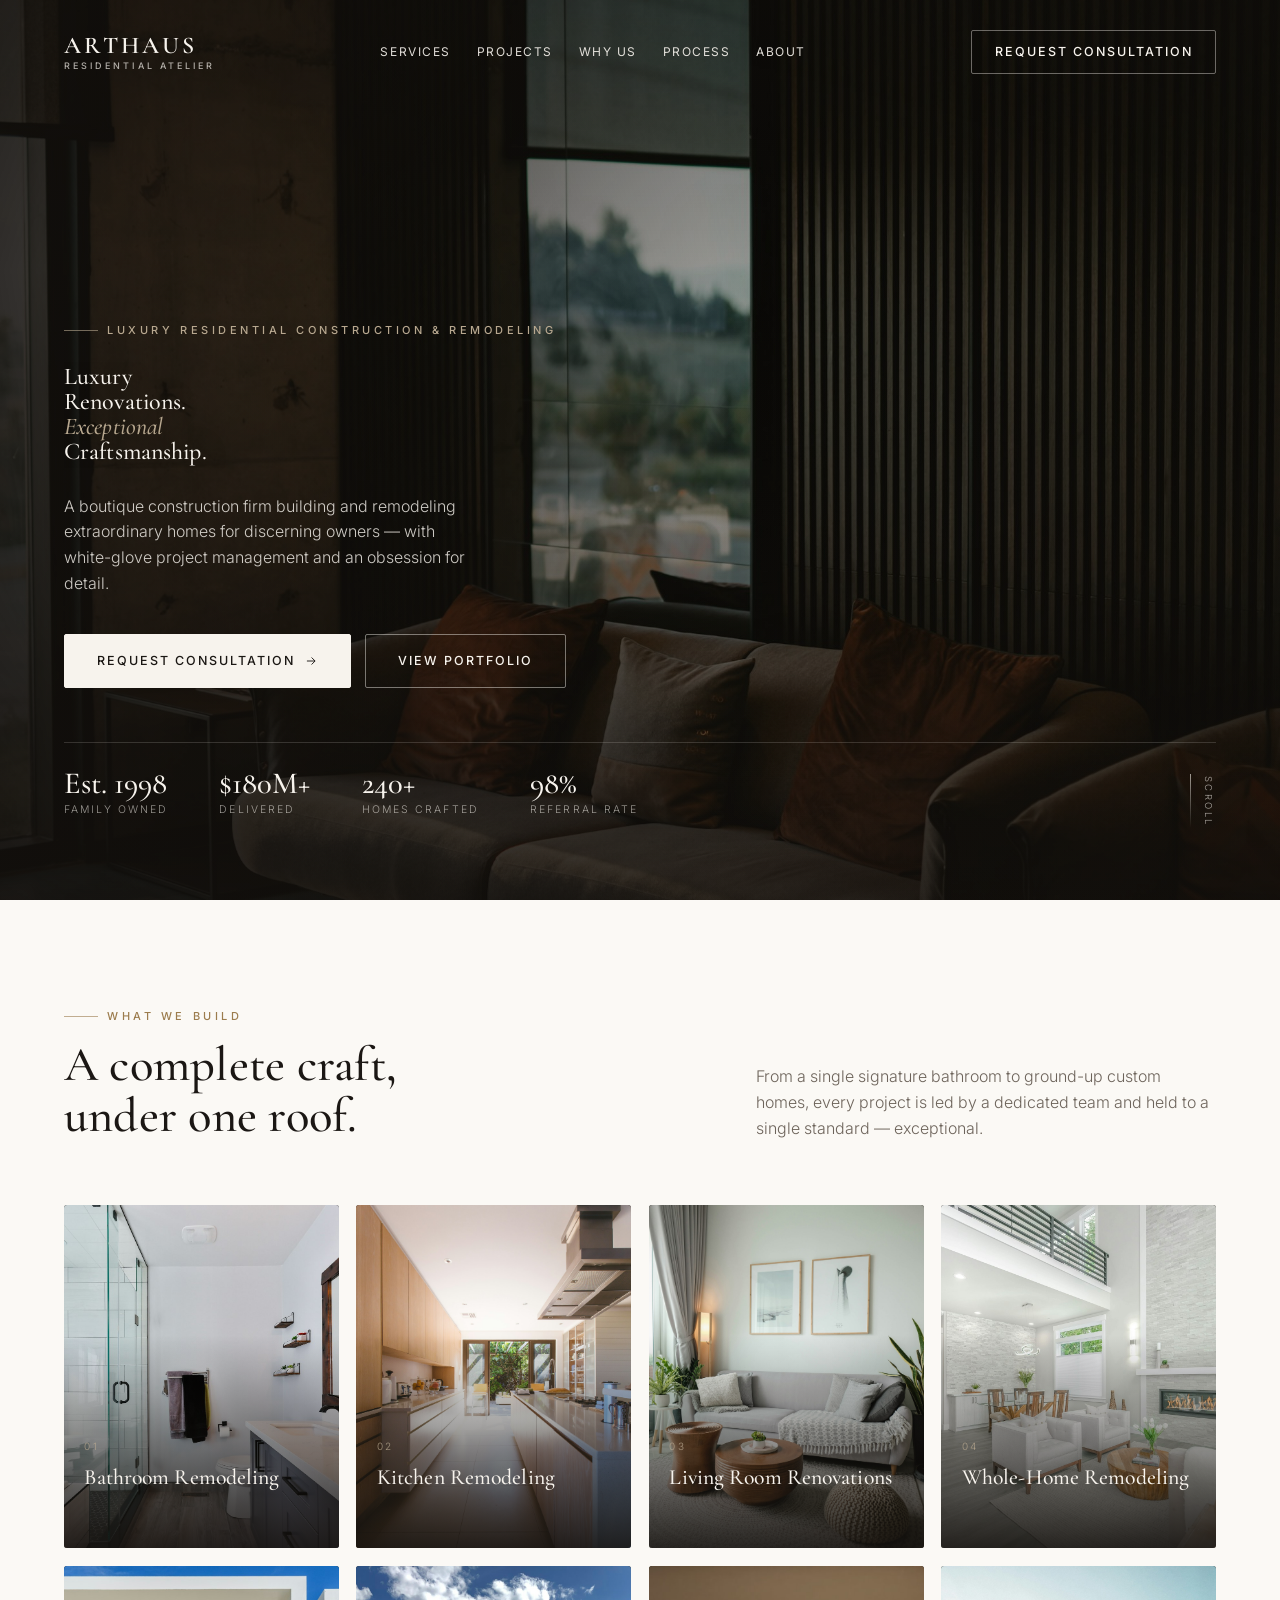
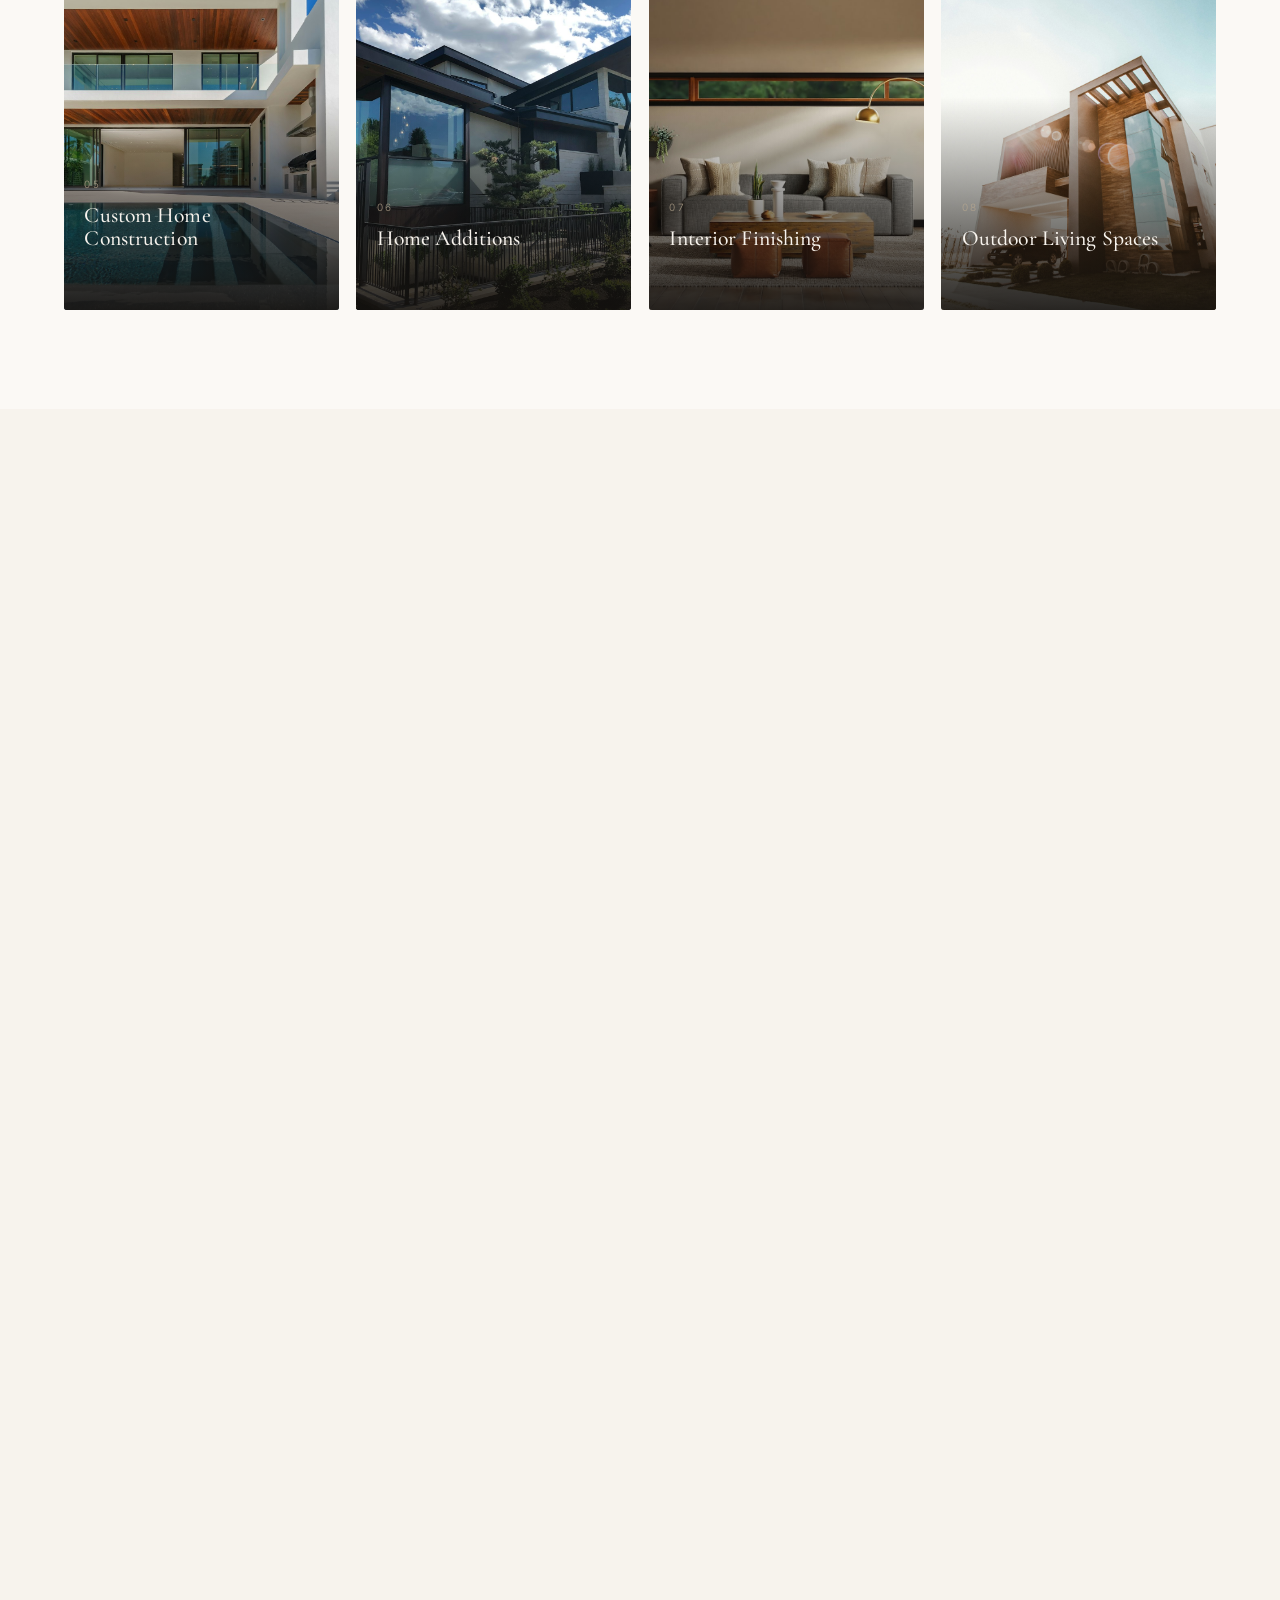
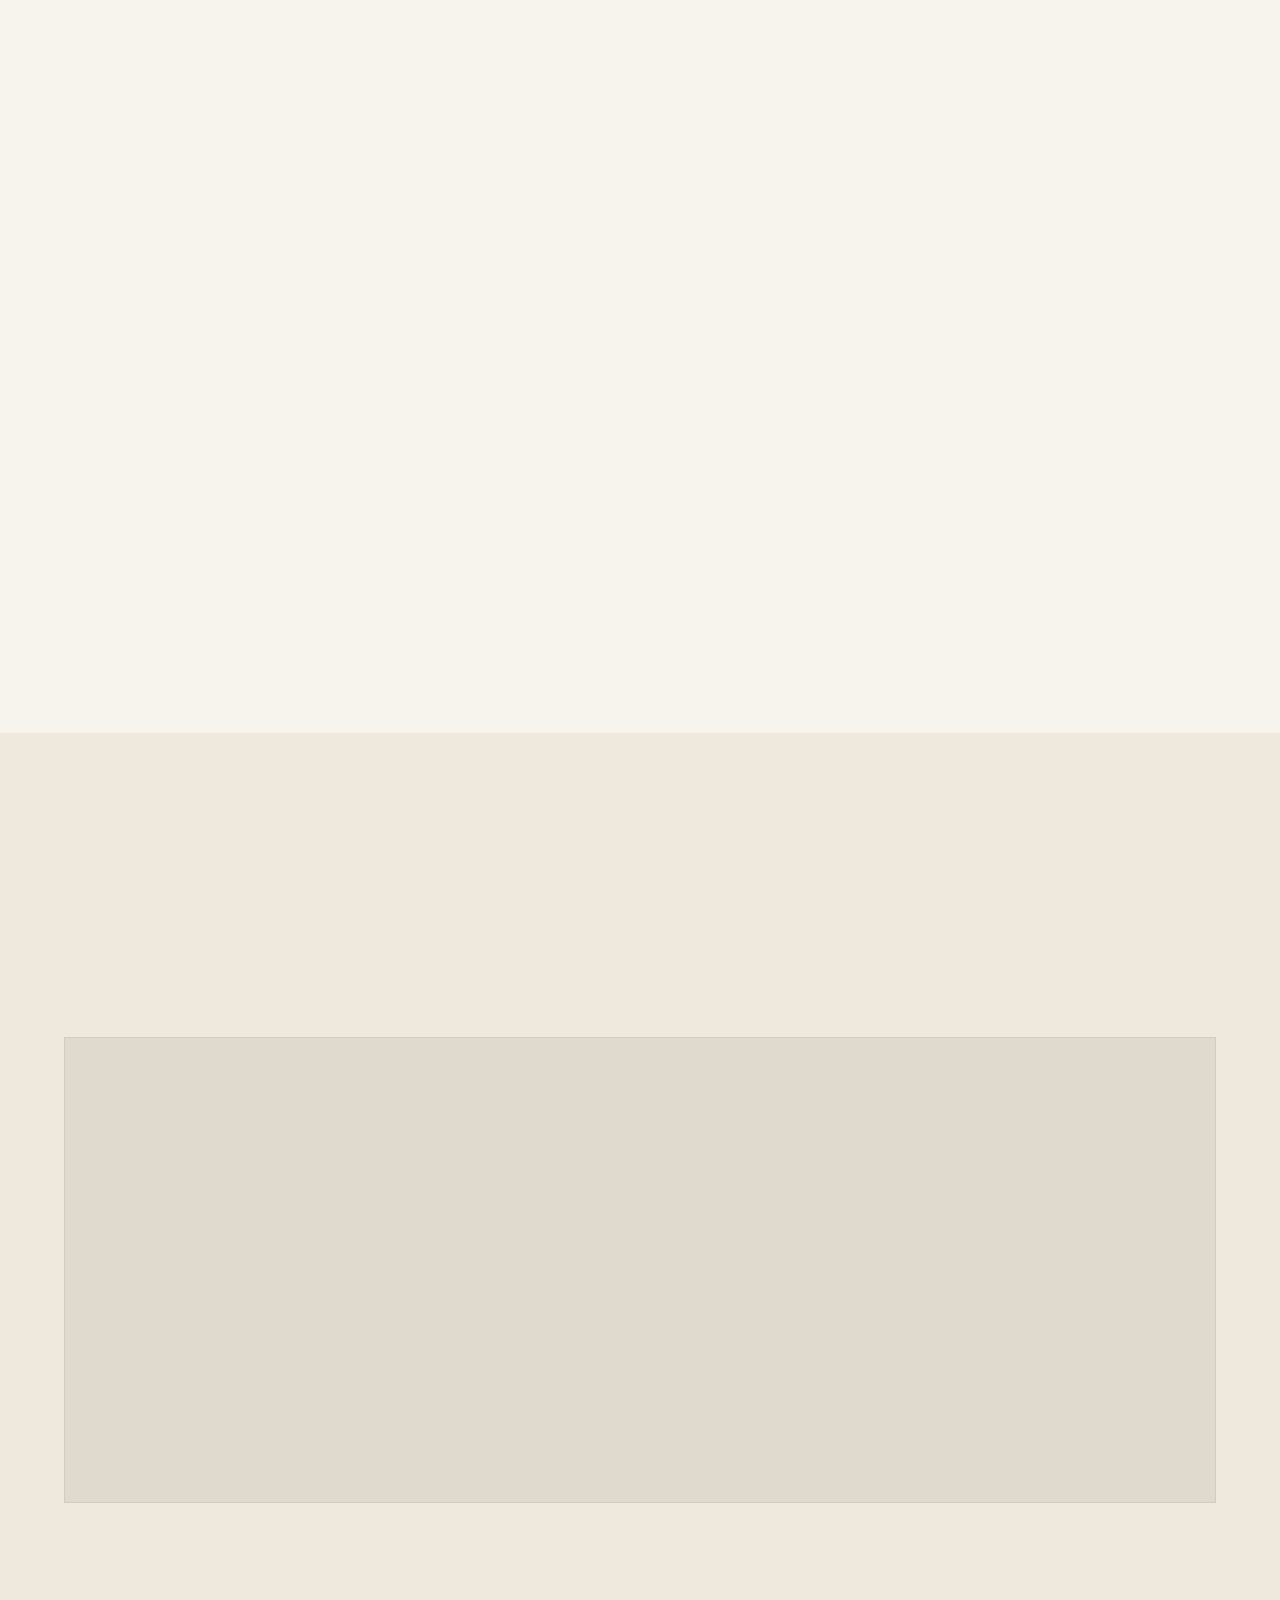
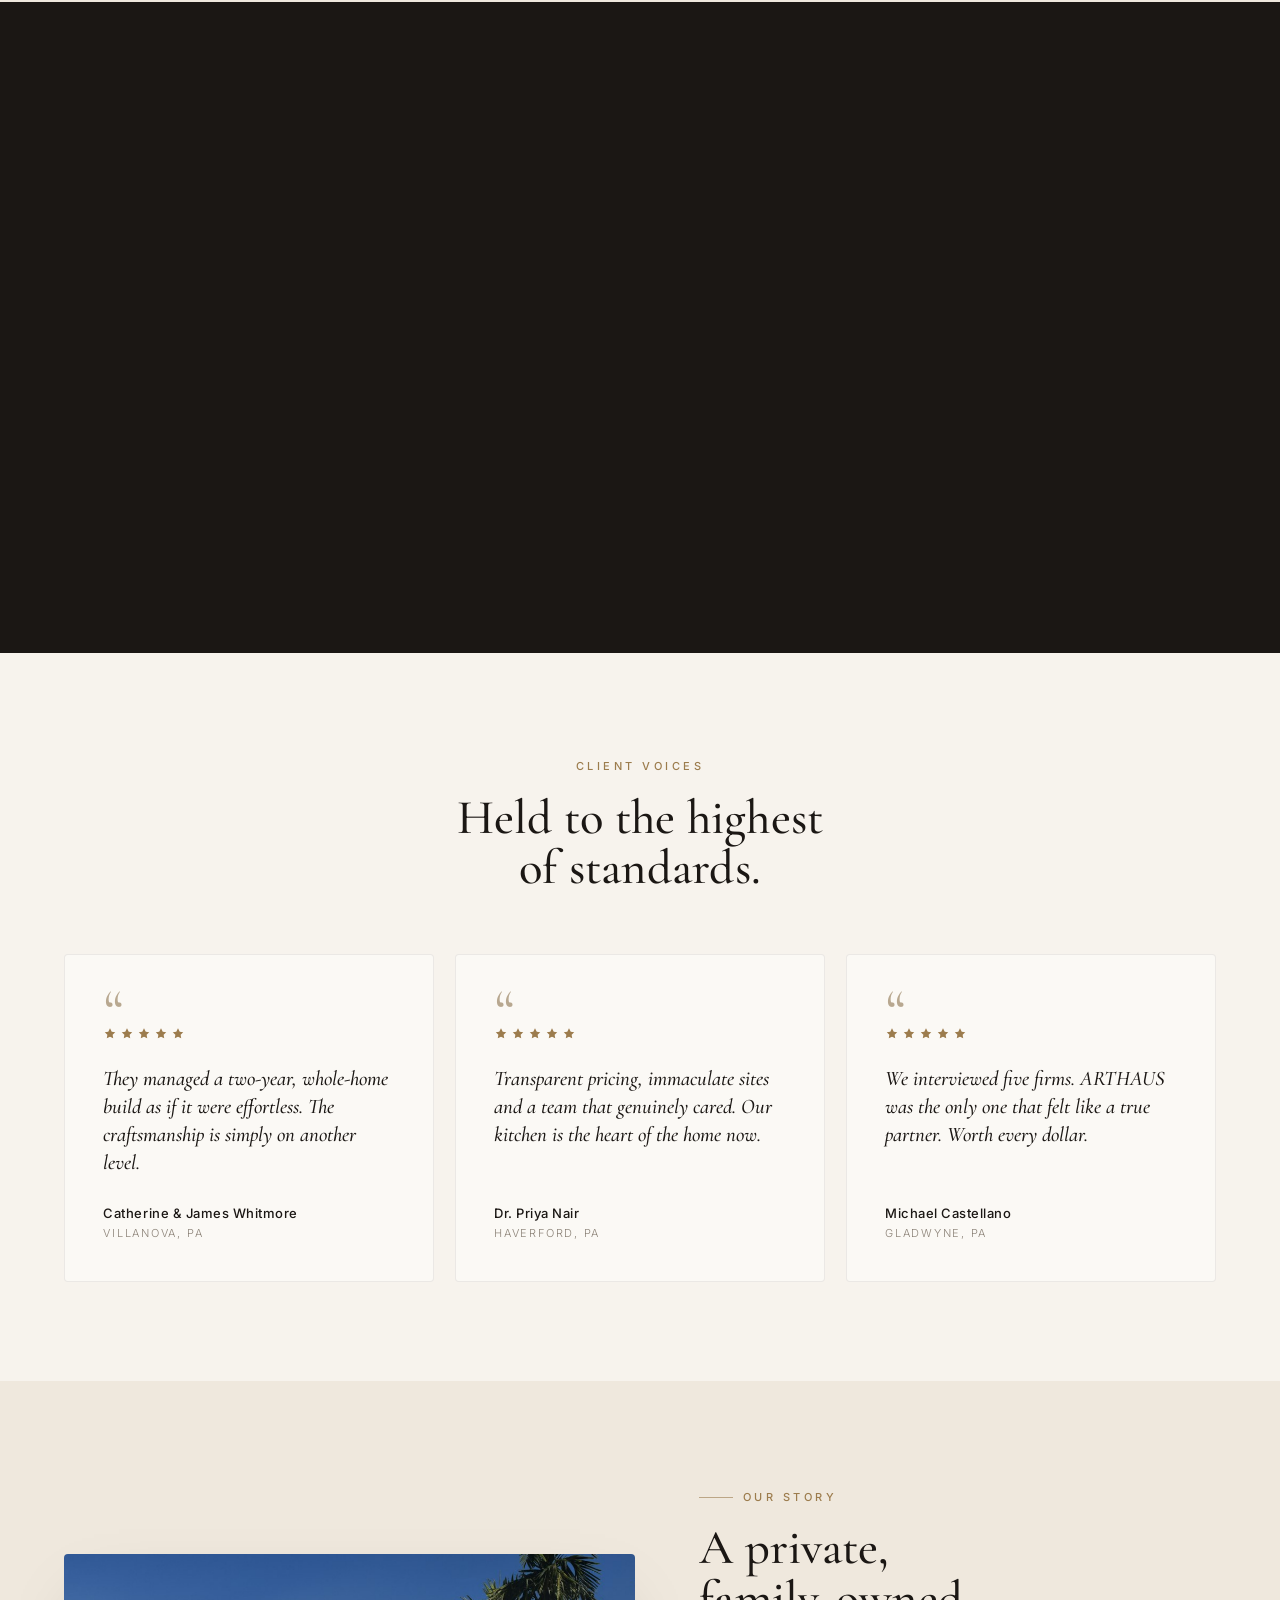
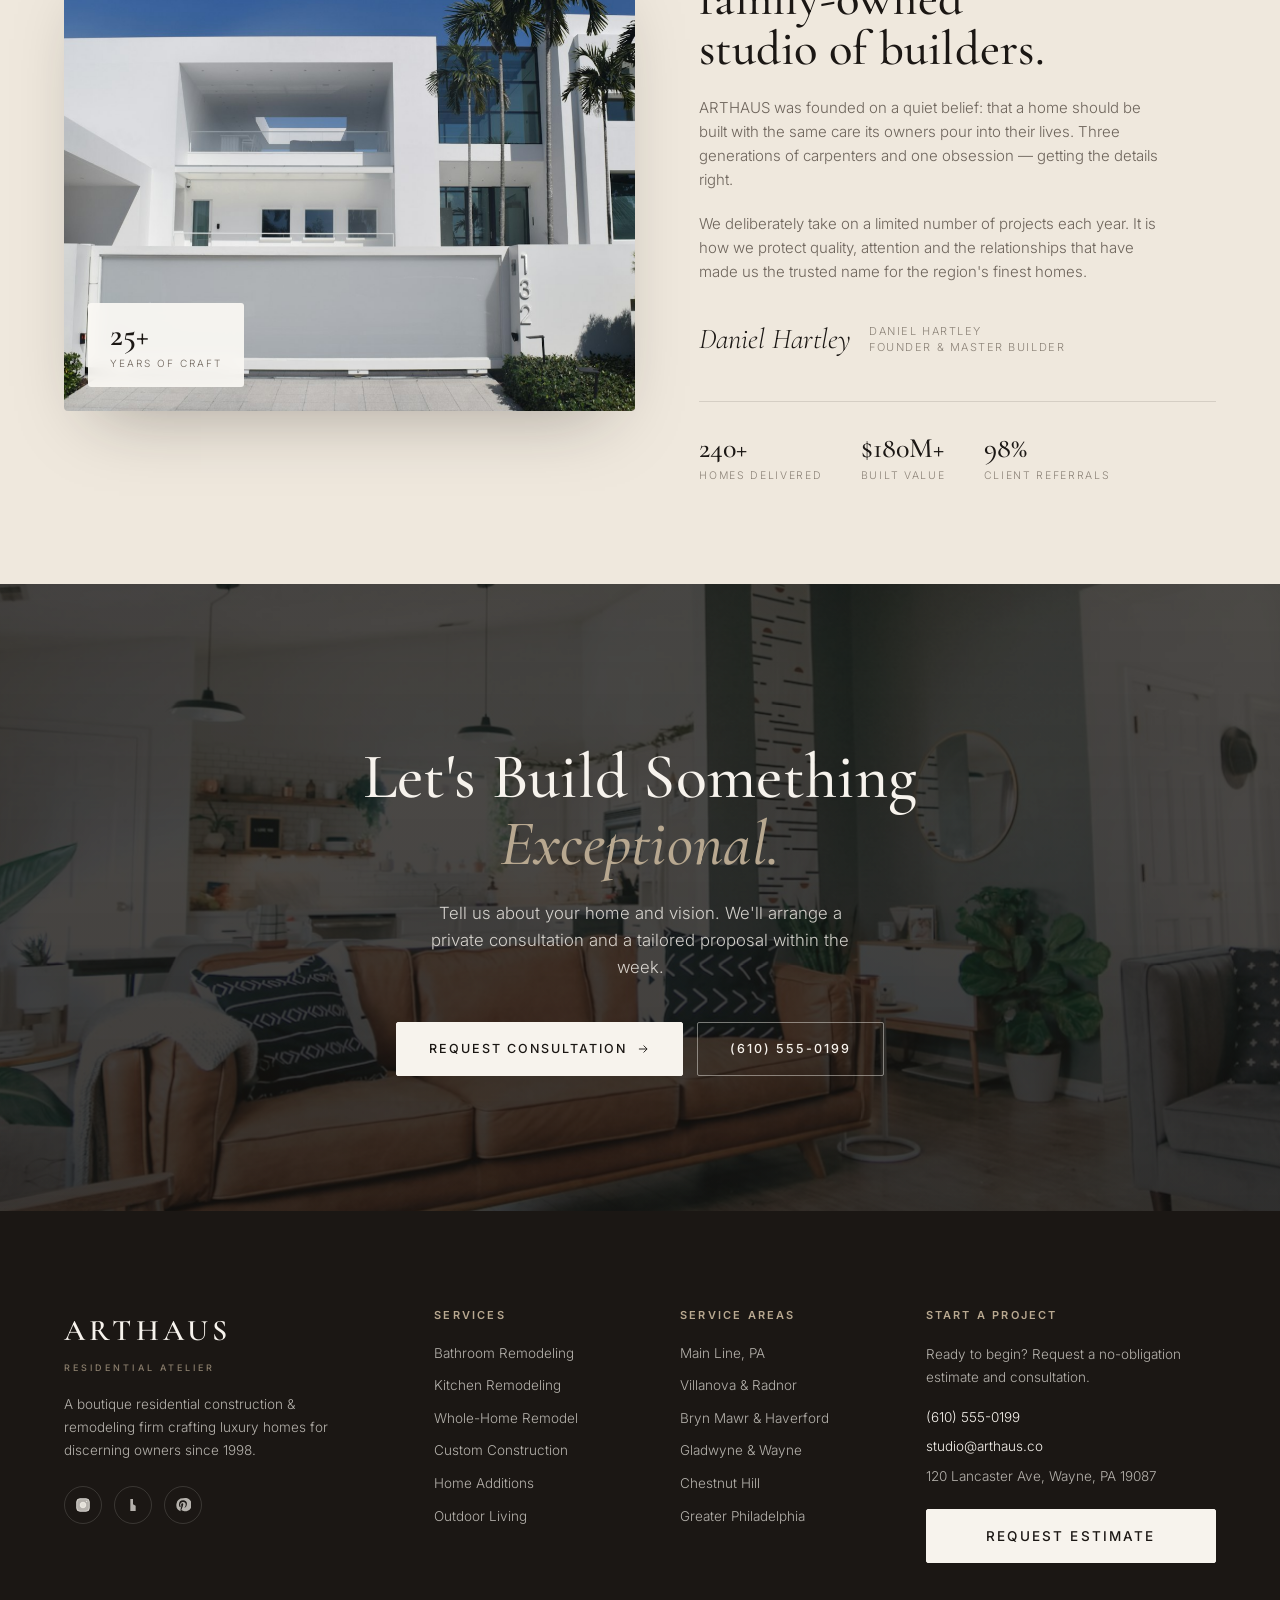
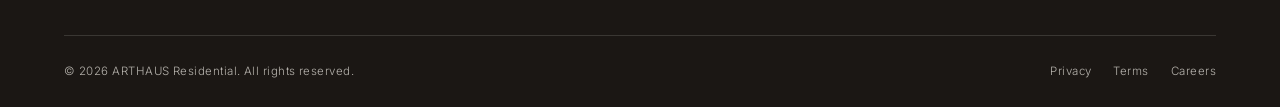
<file: index5.html>
<!DOCTYPE html>
<html lang="en">
<head>
<meta charset="UTF-8">
<meta name="viewport" content="width=device-width, initial-scale=1.0">
<title>ARTHAUS — Luxury Residential Construction &amp; Remodeling</title>
<meta name="description" content="ARTHAUS is a boutique residential construction firm crafting luxury renovations, custom homes and remodels for discerning homeowners. White-glove project management. Exceptional craftsmanship.">

<link rel="preconnect" href="https://fonts.googleapis.com">
<link rel="preconnect" href="https://fonts.gstatic.com" crossorigin>
<link href="https://fonts.googleapis.com/css2?family=Cormorant+Garamond:ital,wght@0,400;0,500;0,600;1,400&family=Inter:wght@300;400;500;600&display=swap" rel="stylesheet">

<style>
/* ============================================================
   ARTHAUS — luxury residential construction landing
   Self-contained: tokens, type, layout, components, motion.
   ============================================================ */
:root{
  --ink:#1b1714;          /* warm near-black */
  --charcoal:#2a2521;     /* panels on dark */
  --stone:#6d645b;        /* warm taupe text */
  --stone-soft:#8c8378;
  --sand:#b8a890;         /* natural wood / sand */
  --brass:#9c7c4d;        /* refined metallic accent */
  --bone:#f7f3ed;         /* warm white page bg */
  --cream:#efe8dd;        /* soft section bg */
  --paper:#fbf9f5;
  --line:rgba(27,23,20,.12);
  --line-soft:rgba(27,23,20,.07);
  --line-dark:rgba(247,243,237,.14);
  --shadow:0 30px 70px -30px rgba(27,23,20,.35);
  --ease:cubic-bezier(.22,.61,.36,1);
  --ease-out:cubic-bezier(.16,1,.3,1);
  --container:1280px;
  --gutter:clamp(20px,5vw,80px);
}

*{box-sizing:border-box;margin:0;padding:0}
html{scroll-behavior:smooth;-webkit-text-size-adjust:100%}
body{
  font-family:'Inter',system-ui,sans-serif;
  background:var(--bone);
  color:var(--ink);
  line-height:1.6;
  font-weight:300;
  -webkit-font-smoothing:antialiased;
  text-rendering:optimizeLegibility;
  overflow-x:hidden;
}
img{display:block;max-width:100%;height:auto}
a{color:inherit;text-decoration:none}
::selection{background:var(--ink);color:var(--bone)}

/* ---------- shared type ---------- */
.serif{font-family:'Cormorant Garamond',Georgia,serif}
.eyebrow{
  font-size:11px;font-weight:500;letter-spacing:.32em;text-transform:uppercase;
  color:var(--brass);display:inline-flex;align-items:center;gap:.85em;
}
.eyebrow::before{content:"";width:34px;height:1px;background:currentColor;opacity:.6}
.eyebrow.is-center::before{display:none}
.eyebrow.is-light{color:var(--sand)}

h1,h2,h3{font-family:'Cormorant Garamond',Georgia,serif;font-weight:500;line-height:1.04;letter-spacing:.005em}
.h-display{font-size:clamp(2.6rem,6vw,5.4rem);font-weight:500}
.h-section{font-size:clamp(2.1rem,3.8vw,3.6rem)}
.lead{font-size:clamp(1rem,1.15vw,1.15rem);color:var(--stone);font-weight:300;max-width:46ch}

.container{max-width:var(--container);margin-inline:auto;padding-inline:var(--gutter)}
.section{padding-block:clamp(72px,11vh,150px)}
.section-head{max-width:640px}
.section-head.is-center{margin-inline:auto;text-align:center}
.section-head .h-section{margin-top:.5rem}
.section-head .lead{margin-top:1.25rem}

/* ---------- buttons ---------- */
.btn{
  --bg:var(--ink);--fg:var(--bone);--bd:var(--ink);
  display:inline-flex;align-items:center;justify-content:center;gap:.7em;
  height:54px;padding:0 2rem;border:1px solid var(--bd);background:var(--bg);color:var(--fg);
  font-family:'Inter',sans-serif;font-size:12.5px;font-weight:500;letter-spacing:.16em;text-transform:uppercase;
  border-radius:2px;cursor:pointer;position:relative;overflow:hidden;
  transition:transform .5s var(--ease),box-shadow .5s var(--ease),background .4s var(--ease),color .4s var(--ease),border-color .4s var(--ease);
}
.btn span{position:relative;z-index:1}
.btn .ar{transition:transform .5s var(--ease)}
.btn:hover{transform:translateY(-2px);box-shadow:0 18px 34px -16px rgba(27,23,20,.55)}
.btn:hover .ar{transform:translateX(4px)}
.btn--ghost{--bg:transparent;--fg:var(--ink);--bd:var(--line)}
.btn--ghost:hover{--bg:var(--ink);--fg:var(--bone);--bd:var(--ink)}
.btn--light{--bg:var(--bone);--fg:var(--ink);--bd:var(--bone)}
.btn--outline-light{--bg:transparent;--fg:var(--bone);--bd:rgba(247,243,237,.45)}
.btn--outline-light:hover{--bg:var(--bone);--fg:var(--ink);--bd:var(--bone)}
.btn--block{width:100%}

.txtlink{display:inline-flex;align-items:center;gap:.6em;font-size:12px;font-weight:500;letter-spacing:.14em;text-transform:uppercase;padding-bottom:4px;border-bottom:1px solid var(--line);transition:gap .4s var(--ease),border-color .4s var(--ease)}
.txtlink:hover{gap:1em;border-color:var(--ink)}

/* ============================================================
   HEADER
   ============================================================ */
.site-head{
  position:fixed;inset:0 0 auto 0;z-index:50;
  display:flex;align-items:center;justify-content:space-between;gap:2rem;
  padding:clamp(16px,2.4vw,30px) var(--gutter);
  transition:background .5s var(--ease),padding .5s var(--ease),box-shadow .5s var(--ease),border-color .5s var(--ease);
  border-bottom:1px solid transparent;color:var(--bone);
}
.site-head.is-scrolled{
  background:rgba(251,249,245,.86);-webkit-backdrop-filter:blur(16px);backdrop-filter:blur(16px);
  color:var(--ink);border-color:var(--line-soft);padding-block:14px;box-shadow:0 1px 0 rgba(27,23,20,.04);
}
.brand{display:flex;flex-direction:column;line-height:1;gap:3px;z-index:2}
.brand__name{font-family:'Cormorant Garamond',serif;font-weight:600;font-size:24px;letter-spacing:.14em}
.brand__sub{font-size:9px;letter-spacing:.34em;text-transform:uppercase;opacity:.7;font-weight:500}
.nav{display:flex;align-items:center;gap:clamp(18px,2vw,38px)}
.nav a{font-size:12px;letter-spacing:.13em;text-transform:uppercase;font-weight:400;position:relative;opacity:.9}
.nav a::after{content:"";position:absolute;left:0;bottom:-6px;width:0;height:1px;background:currentColor;transition:width .4s var(--ease)}
.nav a:hover{opacity:1}
.nav a:hover::after{width:100%}
.head-cta{display:flex;align-items:center;gap:18px}
.head-cta .btn{height:44px;padding:0 1.4rem}
.site-head:not(.is-scrolled) .head-cta .btn{--bg:transparent;--fg:var(--bone);--bd:rgba(247,243,237,.4)}
.site-head:not(.is-scrolled) .head-cta .btn:hover{--bg:var(--bone);--fg:var(--ink);--bd:var(--bone)}
.burger{display:none;flex-direction:column;gap:5px;background:none;border:0;cursor:pointer;padding:8px;color:inherit}
.burger span{width:24px;height:1.5px;background:currentColor;transition:transform .4s var(--ease),opacity .3s}

/* ============================================================
   HERO
   ============================================================ */
.hero{position:relative;min-height:100svh;display:flex;align-items:flex-end;color:var(--bone);overflow:hidden}
.hero__media{position:absolute;inset:0;z-index:0}
.hero__media img,.hero__media video{width:100%;height:100%;object-fit:cover;object-position:center;transform:scale(1.06);animation:heroZoom 18s var(--ease-out) forwards}
@keyframes heroZoom{to{transform:scale(1)}}
.hero__media::after{content:"";position:absolute;inset:0;
  background:
    linear-gradient(90deg,rgba(18,15,12,.82) 0%,rgba(18,15,12,.5) 32%,rgba(18,15,12,.12) 58%,rgba(18,15,12,.32) 100%),
    linear-gradient(180deg,rgba(18,15,12,.5) 0%,rgba(18,15,12,.22) 30%,rgba(18,15,12,.4) 66%,rgba(18,15,12,.82) 100%);}
.hero__inner{position:relative;z-index:1;width:100%;max-width:var(--container);margin-inline:auto;padding:0 var(--gutter) clamp(56px,9vh,120px)}
.hero__eyebrow{opacity:0;transform:translateY(18px);animation:rise .9s var(--ease-out) .25s forwards}
.hero h1{margin:1.4rem 0 0;max-width:16ch;text-shadow:0 2px 40px rgba(0,0,0,.35)}
.hero h1 em{font-style:italic;color:var(--sand)}
.hero__sub{margin-top:1.6rem;max-width:42ch;font-size:clamp(1rem,1.2vw,1.18rem);color:rgba(247,243,237,.82);font-weight:300;
  opacity:0;transform:translateY(22px);animation:rise 1s var(--ease-out) .55s forwards}
.hero__cta{margin-top:2.4rem;display:flex;flex-wrap:wrap;gap:14px;
  opacity:0;transform:translateY(22px);animation:rise 1s var(--ease-out) .7s forwards}
.hero__meta{margin-top:clamp(34px,6vh,64px);display:flex;flex-wrap:wrap;gap:clamp(28px,4vw,64px);
  padding-top:26px;border-top:1px solid rgba(247,243,237,.16);
  opacity:0;transform:translateY(22px);animation:rise 1s var(--ease-out) .85s forwards}
.hero__meta div{display:flex;flex-direction:column;gap:2px}
.hero__meta .n{font-family:'Cormorant Garamond',serif;font-size:clamp(1.8rem,2.4vw,2.4rem);font-weight:500;line-height:1}
.hero__meta .l{font-size:10.5px;letter-spacing:.2em;text-transform:uppercase;color:rgba(247,243,237,.6)}
.hero__scroll{position:absolute;right:var(--gutter);bottom:clamp(40px,8vh,90px);z-index:1;display:flex;flex-direction:column;align-items:center;gap:10px;
  font-size:9.5px;letter-spacing:.26em;text-transform:uppercase;color:rgba(247,243,237,.65);writing-mode:vertical-rl}
.hero__scroll i{width:1px;height:54px;background:linear-gradient(rgba(247,243,237,.6),transparent);position:relative;overflow:hidden}
.hero__scroll i::after{content:"";position:absolute;top:-50%;left:0;width:100%;height:50%;background:var(--bone);animation:scrolldot 2.4s var(--ease-out) infinite}
@keyframes scrolldot{0%{top:-50%}60%,100%{top:120%}}
@keyframes rise{to{opacity:1;transform:none}}

/* ============================================================
   SCROLL REVEAL (generic)
   ============================================================ */
.reveal{opacity:0;transform:translateY(34px);transition:opacity 1s var(--ease-out),transform 1s var(--ease-out)}
.reveal.in{opacity:1;transform:none}
/* parallax media */
.px{transform:translate3d(0,0,0) scale(1.16);will-change:transform}
/* staircase title slide-in (each line cascades in from the side) */
.t-stagger{overflow:hidden;padding:.14em 0;margin:-.14em 0}
.t-stagger>span{display:block;opacity:0;transform:translateX(-52px);
  transition:opacity .85s var(--ease-out),transform .95s var(--ease-out)}
.t-stagger.in>span{opacity:1;transform:none}
.t-stagger.in>span:nth-child(1){transition-delay:.06s}
.t-stagger.in>span:nth-child(2){transition-delay:.20s}
.t-stagger.in>span:nth-child(3){transition-delay:.34s}
.t-stagger>span>em{font-style:italic}
.reveal[data-d="1"]{transition-delay:.08s}
.reveal[data-d="2"]{transition-delay:.16s}
.reveal[data-d="3"]{transition-delay:.24s}
.reveal[data-d="4"]{transition-delay:.32s}

/* ============================================================
   SERVICES
   ============================================================ */
.services{background:var(--paper)}
.services__top{display:flex;justify-content:space-between;align-items:flex-end;gap:2rem;flex-wrap:wrap;margin-bottom:clamp(40px,5vw,64px)}
.svc-grid{display:grid;grid-template-columns:repeat(4,1fr);gap:clamp(14px,1.4vw,22px)}
.svc{position:relative;display:block;overflow:hidden;border-radius:3px;background:var(--ink);isolation:isolate}
.svc__img{aspect-ratio:4/5;overflow:hidden}
.svc__img img{width:100%;height:100%;object-fit:cover;transition:transform 1.1s var(--ease-out),filter 1.1s var(--ease)}
.svc::after{content:"";position:absolute;inset:0;z-index:1;pointer-events:none;
  background:linear-gradient(180deg,rgba(20,17,14,0) 38%,rgba(20,17,14,.5) 72%,rgba(20,17,14,.9) 100%)}
.svc__body{position:absolute;left:0;right:0;bottom:0;z-index:2;padding:clamp(18px,1.6vw,26px);color:var(--bone)}
.svc__num{font-size:10px;letter-spacing:.24em;color:var(--sand);opacity:.85}
.svc__title{font-family:'Cormorant Garamond',serif;font-size:clamp(1.35rem,1.7vw,1.7rem);font-weight:500;line-height:1.08;margin-top:8px}
.svc__desc{font-size:12.5px;color:rgba(247,243,237,.78);margin-top:8px;max-height:0;opacity:0;overflow:hidden;
  transition:max-height .6s var(--ease),opacity .5s var(--ease),margin-top .5s var(--ease)}
.svc__more{display:inline-flex;align-items:center;gap:.5em;margin-top:12px;font-size:10.5px;letter-spacing:.18em;text-transform:uppercase;
  color:var(--sand);opacity:0;transform:translateY(8px);transition:opacity .5s var(--ease) .05s,transform .5s var(--ease) .05s}
.svc:hover .svc__img img{transform:scale(1.07)}
.svc:hover .svc__desc{max-height:80px;opacity:1;margin-top:10px}
.svc:hover .svc__more{opacity:1;transform:none}

/* ============================================================
   FEATURED PROJECTS
   ============================================================ */
.work__top{display:flex;justify-content:space-between;align-items:flex-end;gap:2rem;flex-wrap:wrap;margin-bottom:clamp(36px,4vw,56px)}
/* before / after slider */
.ba{position:relative;width:100%;aspect-ratio:16/9;overflow:hidden;border-radius:4px;user-select:none;cursor:ew-resize;box-shadow:var(--shadow)}
.ba img{position:absolute;inset:0;width:100%;height:100%;object-fit:cover;pointer-events:none}
.ba__after{clip-path:inset(0 0 0 50%);}
.ba__tag{position:absolute;top:18px;z-index:3;font-size:10px;letter-spacing:.2em;text-transform:uppercase;color:var(--bone);
  background:rgba(20,17,14,.55);-webkit-backdrop-filter:blur(6px);backdrop-filter:blur(6px);padding:7px 13px;border-radius:2px}
.ba__tag--b{left:18px}.ba__tag--a{right:18px}
.ba__handle{position:absolute;top:0;bottom:0;left:50%;width:2px;background:var(--bone);z-index:4;transform:translateX(-50%)}
.ba__grip{position:absolute;top:50%;left:50%;transform:translate(-50%,-50%);width:48px;height:48px;border-radius:50%;
  background:var(--bone);color:var(--ink);display:flex;align-items:center;justify-content:center;box-shadow:0 8px 24px rgba(0,0,0,.3)}
.ba__grip svg{width:22px;height:22px}
.work__cap{display:flex;justify-content:space-between;align-items:baseline;gap:1rem;flex-wrap:wrap;margin-top:20px}
.work__cap h3{font-size:clamp(1.4rem,2vw,1.9rem)}
.work__cap p{font-size:13px;color:var(--stone);letter-spacing:.04em}

/* portfolio grid */
.folio{margin-top:clamp(40px,5vw,72px);display:grid;grid-template-columns:repeat(6,1fr);gap:clamp(14px,1.4vw,20px)}
.folio a{position:relative;overflow:hidden;border-radius:3px;background:var(--ink);display:block}
.folio img{width:100%;height:100%;object-fit:cover;transition:transform 1.1s var(--ease-out)}
.folio a::after{content:"";position:absolute;inset:0;background:linear-gradient(180deg,transparent 45%,rgba(20,17,14,.82));opacity:0;transition:opacity .5s var(--ease)}
.folio__cap{position:absolute;left:20px;bottom:18px;z-index:2;color:var(--bone);opacity:0;transform:translateY(10px);transition:opacity .5s var(--ease),transform .5s var(--ease)}
.folio__cap .t{font-family:'Cormorant Garamond',serif;font-size:1.4rem;line-height:1.1}
.folio__cap .s{font-size:10.5px;letter-spacing:.2em;text-transform:uppercase;color:var(--sand);margin-top:4px}
.folio a:hover img{transform:scale(1.06)}
.folio a:hover::after{opacity:1}
.folio a:hover .folio__cap{opacity:1;transform:none}
.folio .lg{grid-column:span 3;aspect-ratio:3/2}
.folio .sm{grid-column:span 3;aspect-ratio:3/2}
@media(min-width:900px){.folio .tall{grid-row:span 2;aspect-ratio:auto}}

/* ============================================================
   WHY US
   ============================================================ */
.why{background:var(--cream)}
.why-grid{display:grid;grid-template-columns:repeat(3,1fr);gap:clamp(2px,.1vw,2px);margin-top:clamp(40px,5vw,64px);
  border:1px solid var(--line-soft);background:var(--line-soft)}
.why-cell{background:var(--cream);padding:clamp(28px,3vw,48px)}
.why-cell .ic{width:34px;height:34px;color:var(--brass);margin-bottom:20px}
.why-cell .ic svg{width:100%;height:100%;stroke:currentColor;stroke-width:1.1;fill:none}
.why-cell h3{font-size:clamp(1.3rem,1.7vw,1.6rem)}
.why-cell p{margin-top:10px;font-size:14px;color:var(--stone)}

/* ============================================================
   PROCESS (dark)
   ============================================================ */
.process{background:var(--ink);color:var(--bone)}
.process .lead{color:var(--stone-soft)}
.steps{margin-top:clamp(46px,6vw,76px);display:grid;grid-template-columns:repeat(5,1fr);gap:0;position:relative}
.step{position:relative;padding:0 clamp(14px,1.6vw,26px)}
.step:not(:last-child){border-right:1px solid var(--line-dark)}
.step__n{font-family:'Cormorant Garamond',serif;font-size:13px;letter-spacing:.2em;color:var(--brass)}
.step__dot{width:11px;height:11px;border-radius:50%;border:1px solid var(--brass);margin:18px 0;position:relative}
.step__dot::after{content:"";position:absolute;inset:3px;border-radius:50%;background:var(--brass);transform:scale(0);transition:transform .6s var(--ease)}
.step.in .step__dot::after{transform:scale(1)}
.step h3{font-size:clamp(1.25rem,1.6vw,1.55rem);margin-bottom:8px}
.step p{font-size:13px;color:var(--stone-soft);max-width:24ch}

/* ============================================================
   TESTIMONIALS
   ============================================================ */
.quotes-grid{display:grid;grid-template-columns:repeat(3,1fr);gap:clamp(16px,1.6vw,26px);margin-top:clamp(40px,5vw,60px)}
.quote{background:var(--paper);border:1px solid var(--line-soft);border-radius:4px;padding:clamp(28px,3vw,42px);display:flex;flex-direction:column}
.quote .mark{font-family:'Cormorant Garamond',serif;font-size:4rem;line-height:.6;color:var(--sand);height:34px}
.quote blockquote{font-family:'Cormorant Garamond',serif;font-size:clamp(1.3rem,1.55vw,1.55rem);line-height:1.34;font-weight:500;color:var(--ink);margin:18px 0 26px;font-style:italic}
.quote__who{margin-top:auto;display:flex;flex-direction:column;gap:2px}
.quote__who .nm{font-size:13px;font-weight:500;letter-spacing:.04em}
.quote__who .lc{font-size:11px;letter-spacing:.16em;text-transform:uppercase;color:var(--stone-soft)}
.quote__stars{display:flex;gap:3px;margin-bottom:6px;color:var(--brass)}
.quote__stars svg{width:14px;height:14px;fill:currentColor}

/* ============================================================
   ABOUT (split)
   ============================================================ */
.about-grid{display:grid;grid-template-columns:1.05fr .95fr;gap:clamp(30px,5vw,90px);align-items:center}
.about__media{position:relative;border-radius:4px;overflow:hidden;box-shadow:var(--shadow)}
.about__media img{width:100%;height:100%;object-fit:cover;aspect-ratio:4/3.2}
.about__badge{position:absolute;left:24px;bottom:24px;background:rgba(251,249,245,.92);-webkit-backdrop-filter:blur(8px);backdrop-filter:blur(8px);
  padding:16px 22px;border-radius:3px}
.about__badge .n{font-family:'Cormorant Garamond',serif;font-size:2rem;line-height:1;font-weight:600}
.about__badge .l{font-size:10px;letter-spacing:.2em;text-transform:uppercase;color:var(--stone);margin-top:4px}
.about__text .h-section{margin-top:.6rem}
.about__text p{margin-top:1.3rem;color:var(--stone);font-size:15px;max-width:52ch}
.about__sign{margin-top:2rem;display:flex;align-items:center;gap:18px}
.about__sign .sig{font-family:'Cormorant Garamond',serif;font-style:italic;font-size:1.8rem}
.about__sign .who{font-size:11px;letter-spacing:.14em;text-transform:uppercase;color:var(--stone-soft);line-height:1.5}
.stats{display:flex;gap:clamp(24px,3vw,48px);margin-top:2.4rem;padding-top:2rem;border-top:1px solid var(--line)}
.stats div .n{font-family:'Cormorant Garamond',serif;font-size:clamp(1.7rem,2.2vw,2.3rem);line-height:1;font-weight:500}
.stats div .l{font-size:10.5px;letter-spacing:.16em;text-transform:uppercase;color:var(--stone-soft);margin-top:6px}

/* ============================================================
   FINAL CTA
   ============================================================ */
.final{position:relative;color:var(--bone);text-align:center;overflow:hidden}
.final__media{position:absolute;inset:0;z-index:0}
.final__media img{width:100%;height:100%;object-fit:cover}
.final__media::after{content:"";position:absolute;inset:0;background:linear-gradient(180deg,rgba(20,17,14,.74),rgba(20,17,14,.82))}
.final__inner{position:relative;z-index:1;padding-block:clamp(90px,15vh,180px)}
.final h2{font-size:clamp(2.4rem,5vw,4.6rem);max-width:18ch;margin-inline:auto}
.final h2 em{font-style:italic;color:var(--sand)}
.final p{margin:1.4rem auto 0;max-width:44ch;color:rgba(247,243,237,.82);font-size:1.05rem;font-weight:300}
.final__cta{margin-top:2.6rem;display:flex;gap:14px;justify-content:center;flex-wrap:wrap}

/* ============================================================
   FOOTER
   ============================================================ */
.foot{background:var(--ink);color:rgba(247,243,237,.7);padding-top:clamp(60px,8vw,96px)}
.foot__grid{display:grid;grid-template-columns:1.6fr 1fr 1fr 1.4fr;gap:clamp(28px,3vw,56px);padding-bottom:clamp(48px,6vw,72px);border-bottom:1px solid var(--line-dark)}
.foot__brand .brand__name{color:var(--bone);font-size:30px}
.foot__brand .brand__sub{color:var(--sand);margin-top:6px}
.foot__brand p{margin-top:18px;font-size:13.5px;max-width:34ch;line-height:1.7}
.foot__col h4{font-family:'Inter',sans-serif;font-size:11px;font-weight:600;letter-spacing:.2em;text-transform:uppercase;color:var(--sand);margin-bottom:18px}
.foot__col ul{list-style:none;display:flex;flex-direction:column;gap:11px}
.foot__col a,.foot__col li{font-size:13.5px;transition:color .3s var(--ease)}
.foot__col a:hover{color:var(--bone)}
.foot__cta h4{color:var(--sand)}
.foot__cta p{font-size:13.5px;margin-bottom:18px;line-height:1.7}
.foot__contact{display:flex;flex-direction:column;gap:8px;margin-bottom:22px;font-size:13.5px}
.foot__contact a{color:var(--bone)}
.foot__social{display:flex;gap:12px;margin-top:24px}
.foot__social a{width:38px;height:38px;border:1px solid var(--line-dark);border-radius:50%;display:flex;align-items:center;justify-content:center;transition:background .4s var(--ease),color .4s var(--ease),border-color .4s}
.foot__social a:hover{background:var(--bone);color:var(--ink);border-color:var(--bone)}
.foot__social svg{width:16px;height:16px;fill:currentColor}
.foot__bottom{display:flex;justify-content:space-between;align-items:center;gap:1rem;flex-wrap:wrap;padding-block:26px;font-size:11.5px;letter-spacing:.04em}
.foot__bottom .links{display:flex;gap:22px}

/* ============================================================
   RESPONSIVE
   ============================================================ */
@media(max-width:1080px){
  .svc-grid{grid-template-columns:repeat(2,1fr)}
  .why-grid{grid-template-columns:repeat(2,1fr)}
  .steps{grid-template-columns:repeat(2,1fr);gap:36px 0}
  .step:nth-child(2n){border-right:0}
  .quotes-grid{grid-template-columns:1fr}
  .quote{max-width:640px}
  .folio{grid-template-columns:repeat(2,1fr)}
  .folio .lg,.folio .sm,.folio .tall{grid-column:span 1;grid-row:auto;aspect-ratio:3/2}
}
@media(max-width:860px){
  .nav,.head-cta .txt-hide{display:none}
  .burger{display:flex}
  .nav.open{display:flex;position:fixed;inset:0;background:var(--ink);color:var(--bone);flex-direction:column;justify-content:center;align-items:center;gap:30px;z-index:40}
  .nav.open a{font-size:18px}
  .about-grid{grid-template-columns:1fr;gap:36px}
  .about__media{order:-1}
  .foot__grid{grid-template-columns:1fr 1fr}
  .foot__brand,.foot__cta{grid-column:1 / -1}
}
@media(max-width:540px){
  .svc-grid{grid-template-columns:1fr}
  .why-grid{grid-template-columns:1fr}
  .steps{grid-template-columns:1fr}
  .step{border-right:0!important;border-bottom:1px solid var(--line-dark);padding-bottom:26px}
  .folio{grid-template-columns:1fr}
  .hero__meta{gap:22px}
  .foot__grid{grid-template-columns:1fr}
  .foot__bottom{justify-content:flex-start}
}
@media(prefers-reduced-motion:reduce){
  *{animation:none!important}
  .reveal,.hero__eyebrow,.hero h1,.hero__sub,.hero__cta,.hero__meta,.t-stagger>span{opacity:1!important;transform:none!important;transition:none}
  html{scroll-behavior:auto}
}
</style>
</head>
<body>

<!-- ============ HEADER ============ -->
<header class="site-head" id="head">
  <a class="brand" href="#top" aria-label="ARTHAUS — home">
    <span class="brand__name">ARTHAUS</span>
    <span class="brand__sub">Residential Atelier</span>
  </a>
  <nav class="nav" id="nav" aria-label="Primary">
    <a href="#services">Services</a>
    <a href="#work">Projects</a>
    <a href="#why">Why Us</a>
    <a href="#process">Process</a>
    <a href="#about">About</a>
  </nav>
  <div class="head-cta">
    <a class="btn" href="#contact"><span>Request Consultation</span></a>
    <button class="burger" id="burger" aria-label="Menu" aria-expanded="false"><span></span><span></span><span></span></button>
  </div>
</header>

<!-- ============ HERO ============ -->
<section class="hero" id="top">
  <div class="hero__media">
    <video autoplay muted loop playsinline poster="images5/hero.jpg" aria-label="Modern luxury home interior">
      <source src="images5/hero.mp4" type="video/mp4">
    </video>
  </div>
  <div class="hero__inner">
    <span class="eyebrow is-light hero__eyebrow">Luxury Residential Construction &amp; Remodeling</span>
    <h1 class="serif t-stagger"><span>Luxury Renovations.</span><span><em>Exceptional</em> Craftsmanship.</span></h1>
    <p class="hero__sub">A boutique construction firm building and remodeling extraordinary homes for discerning owners — with white-glove project management and an obsession for detail.</p>
    <div class="hero__cta">
      <a class="btn btn--light" href="#contact"><span>Request Consultation</span><svg class="ar" width="14" height="14" viewBox="0 0 24 24" fill="none" stroke="currentColor" stroke-width="1.6"><path d="M5 12h14M13 6l6 6-6 6"/></svg></a>
      <a class="btn btn--outline-light" href="#work"><span>View Portfolio</span></a>
    </div>
    <div class="hero__meta">
      <div><span class="n" data-count="1998" data-prefix="Est.&nbsp;" data-dur="2000">Est.&nbsp;1998</span><span class="l">Family Owned</span></div>
      <div><span class="n" data-count="180" data-prefix="$" data-suffix="M+">$180M+</span><span class="l">Delivered</span></div>
      <div><span class="n" data-count="240" data-suffix="+">240+</span><span class="l">Homes Crafted</span></div>
      <div><span class="n" data-count="98" data-suffix="%">98%</span><span class="l">Referral Rate</span></div>
    </div>
  </div>
  <div class="hero__scroll">Scroll<i></i></div>
</section>

<!-- ============ SERVICES ============ -->
<section class="section services" id="services">
  <div class="container">
    <div class="services__top">
      <div class="section-head reveal">
        <span class="eyebrow">What We Build</span>
        <h2 class="h-section t-stagger"><span>A complete craft,</span><span>under one roof.</span></h2>
      </div>
      <p class="lead reveal" data-d="1">From a single signature bathroom to ground-up custom homes, every project is led by a dedicated team and held to a single standard — exceptional.</p>
    </div>

    <div class="svc-grid">
      <a class="svc reveal" href="#contact"><div class="svc__img"><img src="images5/svc-bathroom.jpg" alt="Luxury bathroom remodel"></div>
        <div class="svc__body"><span class="svc__num">01</span><h3 class="svc__title">Bathroom Remodeling</h3>
          <p class="svc__desc">Spa-grade retreats in stone, brass and bespoke joinery.</p>
          <span class="svc__more">Explore →</span></div></a>

      <a class="svc reveal" data-d="1" href="#contact"><div class="svc__img"><img src="images5/svc-kitchen.jpg" alt="Luxury kitchen renovation"></div>
        <div class="svc__body"><span class="svc__num">02</span><h3 class="svc__title">Kitchen Remodeling</h3>
          <p class="svc__desc">Chef-caliber kitchens engineered around how you live.</p>
          <span class="svc__more">Explore →</span></div></a>

      <a class="svc reveal" data-d="2" href="#contact"><div class="svc__img"><img src="images5/svc-living.jpg" alt="Living room renovation"></div>
        <div class="svc__body"><span class="svc__num">03</span><h3 class="svc__title">Living Room Renovations</h3>
          <p class="svc__desc">Light, proportion and warmth, recomposed beautifully.</p>
          <span class="svc__more">Explore →</span></div></a>

      <a class="svc reveal" data-d="3" href="#contact"><div class="svc__img"><img src="images5/svc-wholehome.jpg" alt="Whole home remodeling"></div>
        <div class="svc__body"><span class="svc__num">04</span><h3 class="svc__title">Whole-Home Remodeling</h3>
          <p class="svc__desc">A full reimagining, managed end to end with calm.</p>
          <span class="svc__more">Explore →</span></div></a>

      <a class="svc reveal" href="#contact"><div class="svc__img"><img src="images5/svc-construction.jpg" alt="Custom home construction"></div>
        <div class="svc__body"><span class="svc__num">05</span><h3 class="svc__title">Custom Home Construction</h3>
          <p class="svc__desc">Architect-led builds from foundation to final reveal.</p>
          <span class="svc__more">Explore →</span></div></a>

      <a class="svc reveal" data-d="1" href="#contact"><div class="svc__img"><img src="images5/svc-additions.jpg" alt="Home additions"></div>
        <div class="svc__body"><span class="svc__num">06</span><h3 class="svc__title">Home Additions</h3>
          <p class="svc__desc">Seamless expansions that read as always-there.</p>
          <span class="svc__more">Explore →</span></div></a>

      <a class="svc reveal" data-d="2" href="#contact"><div class="svc__img"><img src="images5/svc-interior.jpg" alt="Interior finishing and custom carpentry"></div>
        <div class="svc__body"><span class="svc__num">07</span><h3 class="svc__title">Interior Finishing</h3>
          <p class="svc__desc">Custom carpentry, millwork and finishes done right.</p>
          <span class="svc__more">Explore →</span></div></a>

      <a class="svc reveal" data-d="3" href="#contact"><div class="svc__img"><img src="images5/svc-outdoor.jpg" alt="Luxury outdoor living spaces"></div>
        <div class="svc__body"><span class="svc__num">08</span><h3 class="svc__title">Outdoor Living Spaces</h3>
          <p class="svc__desc">Pools, terraces and kitchens for the open air.</p>
          <span class="svc__more">Explore →</span></div></a>
    </div>
  </div>
</section>

<!-- ============ FEATURED PROJECTS ============ -->
<section class="section" id="work">
  <div class="container">
    <div class="work__top">
      <div class="section-head reveal">
        <span class="eyebrow">Featured Work</span>
        <h2 class="h-section t-stagger"><span>Transformations worth</span><span>living in.</span></h2>
      </div>
      <a class="txtlink reveal" data-d="1" href="#contact">View full portfolio</a>
    </div>

    <!-- before / after -->
    <div class="ba reveal" id="ba">
      <img class="ba__before" src="images5/proj-before.jpg" alt="Before renovation">
      <img class="ba__after" id="baAfter" src="images5/proj-after.jpg" alt="After renovation">
      <span class="ba__tag ba__tag--b">Before</span>
      <span class="ba__tag ba__tag--a">After</span>
      <div class="ba__handle" id="baHandle"><div class="ba__grip"><svg viewBox="0 0 24 24" fill="none" stroke="currentColor" stroke-width="1.6"><path d="M9 6l-6 6 6 6M15 6l6 6-6 6"/></svg></div></div>
    </div>
    <div class="work__cap reveal" data-d="1">
      <h3 class="serif">The Hillcrest Residence — Primary Suite &amp; Bath</h3>
      <p>Bryn Mawr, PA · Full gut renovation · 14 weeks</p>
    </div>

    <!-- portfolio grid -->
    <div class="folio">
      <a class="lg reveal" href="#contact"><img src="images5/gal-1.jpg" alt="Project">
        <div class="folio__cap"><div class="t serif">The Devon Estate</div><div class="s">Whole-Home Remodel</div></div></a>
      <a class="sm reveal" data-d="1" href="#contact"><img src="images5/gal-3.jpg" alt="Project">
        <div class="folio__cap"><div class="t serif">Linden Row</div><div class="s">Kitchen &amp; Dining</div></div></a>
      <a class="sm reveal" href="#contact"><img src="images5/gal-2.jpg" alt="Project">
        <div class="folio__cap"><div class="t serif">Maple &amp; Vine</div><div class="s">Living Renovation</div></div></a>
      <a class="lg reveal" data-d="1" href="#contact"><img src="images5/gal-4.jpg" alt="Project">
        <div class="folio__cap"><div class="t serif">The Radnor House</div><div class="s">Spa Bath &amp; Suite</div></div></a>
    </div>
  </div>
</section>

<!-- ============ WHY US ============ -->
<section class="section why" id="why">
  <div class="container">
    <div class="section-head is-center reveal">
      <span class="eyebrow is-center" style="justify-content:center">Why Homeowners Choose Us</span>
      <h2 class="h-section t-stagger"><span>Trust, built into</span><span>every detail.</span></h2>
    </div>
    <div class="why-grid">
      <div class="why-cell reveal"><div class="ic"><svg viewBox="0 0 24 24"><path d="M12 2l8 4v6c0 5-3.5 8.5-8 10-4.5-1.5-8-5-8-10V6z"/><path d="M9 12l2 2 4-4"/></svg></div>
        <h3 class="serif">Licensed &amp; Insured</h3><p>Fully licensed, bonded and insured — your project and property are protected at every stage.</p></div>
      <div class="why-cell reveal" data-d="1"><div class="ic"><svg viewBox="0 0 24 24"><path d="M12 3l2.5 5 5.5.8-4 3.9.9 5.5L12 16.5 7.1 18.6 8 13.1l-4-3.9 5.5-.8z"/></svg></div>
        <h3 class="serif">Premium Materials</h3><p>Sourced stone, hardwood and fixtures from trusted makers — nothing builder-grade, ever.</p></div>
      <div class="why-cell reveal" data-d="2"><div class="ic"><svg viewBox="0 0 24 24"><rect x="3" y="4" width="18" height="16" rx="2"/><path d="M3 9h18M8 4v5"/><path d="M7 14h4"/></svg></div>
        <h3 class="serif">Dedicated Project Management</h3><p>One point of contact, a live schedule and proactive updates from first sketch to final walkthrough.</p></div>
      <div class="why-cell reveal"><div class="ic"><svg viewBox="0 0 24 24"><path d="M4 5h16v11H8l-4 4z"/><path d="M8 9h8M8 12h5"/></svg></div>
        <h3 class="serif">Transparent Communication</h3><p>Clear fixed pricing, documented selections and no surprises — you always know exactly where things stand.</p></div>
      <div class="why-cell reveal" data-d="1"><div class="ic"><svg viewBox="0 0 24 24"><path d="M12 3v18M3 8l9-5 9 5M5 8v9a2 2 0 002 2h10a2 2 0 002-2V8"/></svg></div>
        <h3 class="serif">Custom Design Solutions</h3><p>In-house design and architect partners tailor every space to how you actually live and entertain.</p></div>
      <div class="why-cell reveal" data-d="2"><div class="ic"><svg viewBox="0 0 24 24"><path d="M14 3l7 7-9 9-4 1 1-4z"/><path d="M11 6l7 7"/></svg></div>
        <h3 class="serif">Exceptional Craftsmanship</h3><p>Master carpenters and trades who treat your home like their own legacy of work.</p></div>
    </div>
  </div>
</section>

<!-- ============ PROCESS ============ -->
<section class="section process" id="process">
  <div class="container">
    <div class="section-head reveal">
      <span class="eyebrow is-light">How We Work</span>
      <h2 class="h-section t-stagger"><span>A calm, deliberate</span><span>process.</span></h2>
      <p class="lead">Five considered stages that keep your project on time, on budget and entirely transparent.</p>
    </div>
    <div class="steps">
      <div class="step reveal"><span class="step__n">STEP 01</span><div class="step__dot"></div><h3 class="serif">Consultation</h3><p>We listen, walk the space and align on vision, scope and investment.</p></div>
      <div class="step reveal" data-d="1"><span class="step__n">STEP 02</span><div class="step__dot"></div><h3 class="serif">Design</h3><p>Concepts, materials and 3D visuals refined until it feels exactly right.</p></div>
      <div class="step reveal" data-d="2"><span class="step__n">STEP 03</span><div class="step__dot"></div><h3 class="serif">Planning</h3><p>Fixed pricing, permits, selections and a transparent build schedule.</p></div>
      <div class="step reveal" data-d="3"><span class="step__n">STEP 04</span><div class="step__dot"></div><h3 class="serif">Construction</h3><p>Master trades execute with daily oversight and clean, respectful sites.</p></div>
      <div class="step reveal" data-d="4"><span class="step__n">STEP 05</span><div class="step__dot"></div><h3 class="serif">Final Walkthrough</h3><p>A meticulous reveal, punch-list and warranty — handed over with pride.</p></div>
    </div>
  </div>
</section>

<!-- ============ TESTIMONIALS ============ -->
<section class="section" id="reviews">
  <div class="container">
    <div class="section-head is-center reveal">
      <span class="eyebrow is-center" style="justify-content:center">Client Voices</span>
      <h2 class="h-section t-stagger"><span>Held to the highest</span><span>of standards.</span></h2>
    </div>
    <div class="quotes-grid">
      <div class="quote reveal"><span class="mark">&ldquo;</span>
        <div class="quote__stars"><svg viewBox="0 0 24 24"><path d="M12 2l3 6 6 .9-4.5 4.3 1 6L12 16.8 6.5 19.2l1-6L3 8.9 9 8z"/></svg><svg viewBox="0 0 24 24"><path d="M12 2l3 6 6 .9-4.5 4.3 1 6L12 16.8 6.5 19.2l1-6L3 8.9 9 8z"/></svg><svg viewBox="0 0 24 24"><path d="M12 2l3 6 6 .9-4.5 4.3 1 6L12 16.8 6.5 19.2l1-6L3 8.9 9 8z"/></svg><svg viewBox="0 0 24 24"><path d="M12 2l3 6 6 .9-4.5 4.3 1 6L12 16.8 6.5 19.2l1-6L3 8.9 9 8z"/></svg><svg viewBox="0 0 24 24"><path d="M12 2l3 6 6 .9-4.5 4.3 1 6L12 16.8 6.5 19.2l1-6L3 8.9 9 8z"/></svg></div>
        <blockquote>They managed a two-year, whole-home build as if it were effortless. The craftsmanship is simply on another level.</blockquote>
        <div class="quote__who"><span class="nm">Catherine &amp; James Whitmore</span><span class="lc">Villanova, PA</span></div></div>

      <div class="quote reveal" data-d="1"><span class="mark">&ldquo;</span>
        <div class="quote__stars"><svg viewBox="0 0 24 24"><path d="M12 2l3 6 6 .9-4.5 4.3 1 6L12 16.8 6.5 19.2l1-6L3 8.9 9 8z"/></svg><svg viewBox="0 0 24 24"><path d="M12 2l3 6 6 .9-4.5 4.3 1 6L12 16.8 6.5 19.2l1-6L3 8.9 9 8z"/></svg><svg viewBox="0 0 24 24"><path d="M12 2l3 6 6 .9-4.5 4.3 1 6L12 16.8 6.5 19.2l1-6L3 8.9 9 8z"/></svg><svg viewBox="0 0 24 24"><path d="M12 2l3 6 6 .9-4.5 4.3 1 6L12 16.8 6.5 19.2l1-6L3 8.9 9 8z"/></svg><svg viewBox="0 0 24 24"><path d="M12 2l3 6 6 .9-4.5 4.3 1 6L12 16.8 6.5 19.2l1-6L3 8.9 9 8z"/></svg></div>
        <blockquote>Transparent pricing, immaculate sites and a team that genuinely cared. Our kitchen is the heart of the home now.</blockquote>
        <div class="quote__who"><span class="nm">Dr. Priya Nair</span><span class="lc">Haverford, PA</span></div></div>

      <div class="quote reveal" data-d="2"><span class="mark">&ldquo;</span>
        <div class="quote__stars"><svg viewBox="0 0 24 24"><path d="M12 2l3 6 6 .9-4.5 4.3 1 6L12 16.8 6.5 19.2l1-6L3 8.9 9 8z"/></svg><svg viewBox="0 0 24 24"><path d="M12 2l3 6 6 .9-4.5 4.3 1 6L12 16.8 6.5 19.2l1-6L3 8.9 9 8z"/></svg><svg viewBox="0 0 24 24"><path d="M12 2l3 6 6 .9-4.5 4.3 1 6L12 16.8 6.5 19.2l1-6L3 8.9 9 8z"/></svg><svg viewBox="0 0 24 24"><path d="M12 2l3 6 6 .9-4.5 4.3 1 6L12 16.8 6.5 19.2l1-6L3 8.9 9 8z"/></svg><svg viewBox="0 0 24 24"><path d="M12 2l3 6 6 .9-4.5 4.3 1 6L12 16.8 6.5 19.2l1-6L3 8.9 9 8z"/></svg></div>
        <blockquote>We interviewed five firms. ARTHAUS was the only one that felt like a true partner. Worth every dollar.</blockquote>
        <div class="quote__who"><span class="nm">Michael Castellano</span><span class="lc">Gladwyne, PA</span></div></div>
    </div>
  </div>
</section>

<!-- ============ ABOUT ============ -->
<section class="section why" id="about">
  <div class="container">
    <div class="about-grid">
      <div class="about__media reveal">
        <img class="px" data-px="0.12" src="images5/about.jpg" alt="ARTHAUS craftsmanship">
        <div class="about__badge"><div class="n serif">25+</div><div class="l">Years of Craft</div></div>
      </div>
      <div class="about__text reveal" data-d="1">
        <span class="eyebrow">Our Story</span>
        <h2 class="h-section t-stagger"><span>A private,</span><span>family-owned</span><span>studio of builders.</span></h2>
        <p>ARTHAUS was founded on a quiet belief: that a home should be built with the same care its owners pour into their lives. Three generations of carpenters and one obsession — getting the details right.</p>
        <p>We deliberately take on a limited number of projects each year. It is how we protect quality, attention and the relationships that have made us the trusted name for the region's finest homes.</p>
        <div class="about__sign">
          <span class="sig">Daniel Hartley</span>
          <span class="who">Daniel Hartley<br>Founder &amp; Master Builder</span>
        </div>
        <div class="stats">
          <div><div class="n">240+</div><div class="l">Homes Delivered</div></div>
          <div><div class="n">$180M+</div><div class="l">Built Value</div></div>
          <div><div class="n">98%</div><div class="l">Client Referrals</div></div>
        </div>
      </div>
    </div>
  </div>
</section>

<!-- ============ FINAL CTA ============ -->
<section class="final" id="contact">
  <div class="final__media"><img class="px" data-px="0.14" src="images5/cta.jpg" alt="Elegant interior"></div>
  <div class="final__inner container">
    <span class="eyebrow is-light is-center reveal" style="justify-content:center">Begin Your Project</span>
    <h2 class="serif t-stagger"><span>Let's Build Something</span><span><em>Exceptional.</em></span></h2>
    <p class="reveal" data-d="2">Tell us about your home and vision. We'll arrange a private consultation and a tailored proposal within the week.</p>
    <div class="final__cta reveal" data-d="3">
      <a class="btn btn--light" href="mailto:studio@arthaus.co"><span>Request Consultation</span><svg class="ar" width="14" height="14" viewBox="0 0 24 24" fill="none" stroke="currentColor" stroke-width="1.6"><path d="M5 12h14M13 6l6 6-6 6"/></svg></a>
      <a class="btn btn--outline-light" href="tel:+16105550199"><span>(610) 555-0199</span></a>
    </div>
  </div>
</section>

<!-- ============ FOOTER ============ -->
<footer class="foot">
  <div class="container">
    <div class="foot__grid">
      <div class="foot__brand">
        <span class="brand__name serif">ARTHAUS</span>
        <div class="brand__sub">Residential Atelier</div>
        <p>A boutique residential construction &amp; remodeling firm crafting luxury homes for discerning owners since 1998.</p>
        <div class="foot__social">
          <a href="#" aria-label="Instagram"><svg viewBox="0 0 24 24" fill="none" stroke="currentColor" stroke-width="1.5"><rect x="2.5" y="2.5" width="19" height="19" rx="5"/><circle cx="12" cy="12" r="4.2"/><circle cx="17.4" cy="6.6" r="1" fill="currentColor" stroke="none"/></svg></a>
          <a href="#" aria-label="Houzz"><svg viewBox="0 0 24 24" fill="currentColor"><path d="M16 13v8h-4v-5H12v5H8V3h4v8z"/></svg></a>
          <a href="#" aria-label="Pinterest"><svg viewBox="0 0 24 24" fill="currentColor"><path d="M12 2a10 10 0 00-3.6 19.3c-.1-.8-.2-2 0-2.9l1.2-5s-.3-.6-.3-1.5c0-1.4.8-2.4 1.8-2.4.9 0 1.3.6 1.3 1.4 0 .9-.6 2.2-.9 3.4-.2 1 .5 1.8 1.5 1.8 1.8 0 3.1-2.3 3.1-5 0-2.1-1.4-3.6-3.9-3.6-2.8 0-4.5 2.1-4.5 4.3 0 .8.2 1.4.6 1.8.2.2.2.3.1.5l-.2.9c-.1.3-.3.4-.5.2-1.1-.5-1.7-1.8-1.7-3.4C5.8 7.5 8 5 12.2 5c3.4 0 5.7 2.4 5.7 5.1 0 3.5-1.9 6-4.7 6-1 0-1.9-.5-2.2-1.1l-.6 2.3c-.2.8-.7 1.7-1 2.3A10 10 0 1012 2z"/></svg></a>
        </div>
      </div>
      <div class="foot__col">
        <h4>Services</h4>
        <ul>
          <li><a href="#services">Bathroom Remodeling</a></li>
          <li><a href="#services">Kitchen Remodeling</a></li>
          <li><a href="#services">Whole-Home Remodel</a></li>
          <li><a href="#services">Custom Construction</a></li>
          <li><a href="#services">Home Additions</a></li>
          <li><a href="#services">Outdoor Living</a></li>
        </ul>
      </div>
      <div class="foot__col">
        <h4>Service Areas</h4>
        <ul>
          <li>Main Line, PA</li>
          <li>Villanova &amp; Radnor</li>
          <li>Bryn Mawr &amp; Haverford</li>
          <li>Gladwyne &amp; Wayne</li>
          <li>Chestnut Hill</li>
          <li>Greater Philadelphia</li>
        </ul>
      </div>
      <div class="foot__col foot__cta">
        <h4>Start a Project</h4>
        <p>Ready to begin? Request a no-obligation estimate and consultation.</p>
        <div class="foot__contact">
          <a href="tel:+16105550199">(610) 555-0199</a>
          <a href="mailto:studio@arthaus.co">studio@arthaus.co</a>
          <span>120 Lancaster Ave, Wayne, PA 19087</span>
        </div>
        <a class="btn btn--light btn--block" href="mailto:studio@arthaus.co"><span>Request Estimate</span></a>
      </div>
    </div>
    <div class="foot__bottom">
      <span>© 2026 ARTHAUS Residential. All rights reserved.</span>
      <span class="links"><a href="#">Privacy</a><a href="#">Terms</a><a href="#">Careers</a></span>
    </div>
  </div>
</footer>

<script>
/* ---------- header scroll state ---------- */
const head=document.getElementById('head');
const onScroll=()=>head.classList.toggle('is-scrolled',window.scrollY>40);
onScroll();addEventListener('scroll',onScroll,{passive:true});

/* ---------- mobile menu ---------- */
const burger=document.getElementById('burger'),nav=document.getElementById('nav');
burger.addEventListener('click',()=>{
  const open=nav.classList.toggle('open');
  burger.setAttribute('aria-expanded',open);
  document.body.style.overflow=open?'hidden':'';
});
nav.querySelectorAll('a').forEach(a=>a.addEventListener('click',()=>{
  nav.classList.remove('open');burger.setAttribute('aria-expanded',false);document.body.style.overflow='';
}));

/* ---------- scroll reveal ---------- */
const io=new IntersectionObserver((es)=>{
  es.forEach(e=>{if(e.isIntersecting){e.target.classList.add('in');io.unobserve(e.target);}});
},{threshold:.16,rootMargin:'0px 0px -8% 0px'});
document.querySelectorAll('.reveal,.step,.t-stagger').forEach(el=>io.observe(el));

/* ---------- hero stat count-up ---------- */
(function(){
  const nums=document.querySelectorAll('.hero__meta .n[data-count]');
  if(!nums.length)return;
  const reduce=matchMedia('(prefers-reduced-motion:reduce)').matches;
  const easeOut=t=>1-Math.pow(1-t,3);
  function run(el){
    const target=parseFloat(el.dataset.count),
          pre=el.dataset.prefix||'', suf=el.dataset.suffix||'',
          dur=parseInt(el.dataset.dur||'1700',10);
    if(reduce){el.innerHTML=pre+target+suf;return;}
    let t0=null;
    function step(ts){
      if(t0===null)t0=ts;
      const p=Math.min((ts-t0)/dur,1);
      el.innerHTML=pre+Math.round(target*easeOut(p))+suf;
      if(p<1)requestAnimationFrame(step);
      else el.innerHTML=pre+target+suf;
    }
    requestAnimationFrame(step);
  }
  const io=new IntersectionObserver((es)=>{
    es.forEach(e=>{if(e.isIntersecting){run(e.target);io.unobserve(e.target);}});
  },{threshold:.6});
  nums.forEach(n=>io.observe(n));
})();

/* ---------- scroll parallax + hero drift ---------- */
(function(){
  if(matchMedia('(prefers-reduced-motion:reduce)').matches)return;
  const media=[...document.querySelectorAll('[data-px]')];
  const heroInner=document.querySelector('.hero__inner');
  let ticking=false;
  function update(){
    ticking=false;
    const vh=innerHeight,y=scrollY;
    if(heroInner&&y<vh){
      heroInner.style.transform='translate3d(0,'+(y*0.22).toFixed(1)+'px,0)';
      heroInner.style.opacity=Math.max(0,1-y/(vh*0.78)).toFixed(3);
    }
    for(const el of media){
      const r=el.getBoundingClientRect();
      if(r.bottom<-120||r.top>vh+120)continue;
      const speed=parseFloat(el.dataset.px)||0.1;
      const prog=(vh-r.top)/(vh+r.height);
      const ty=(0.5-prog)*r.height*speed*2;
      el.style.transform='translate3d(0,'+ty.toFixed(1)+'px,0) scale('+(1+speed*2).toFixed(3)+')';
    }
  }
  function onScroll(){if(!ticking){ticking=true;requestAnimationFrame(update);}}
  addEventListener('scroll',onScroll,{passive:true});
  addEventListener('resize',update);
  update();
})();

/* ---------- before / after slider ---------- */
(function(){
  const ba=document.getElementById('ba');if(!ba)return;
  const after=document.getElementById('baAfter'),handle=document.getElementById('baHandle');
  let dragging=false;
  const set=(clientX)=>{
    const r=ba.getBoundingClientRect();
    let p=((clientX-r.left)/r.width)*100;p=Math.max(2,Math.min(98,p));
    after.style.clipPath='inset(0 0 0 '+p+'%)';handle.style.left=p+'%';
  };
  const start=()=>dragging=true, end=()=>dragging=false;
  const move=(e)=>{if(!dragging)return;const x=e.touches?e.touches[0].clientX:e.clientX;set(x);};
  ba.addEventListener('mousedown',e=>{start();set(e.clientX);});
  ba.addEventListener('touchstart',e=>{start();set(e.touches[0].clientX);},{passive:true});
  addEventListener('mousemove',move);addEventListener('touchmove',move,{passive:true});
  addEventListener('mouseup',end);addEventListener('touchend',end);
})();
</script>
</body>
</html>
</file>
